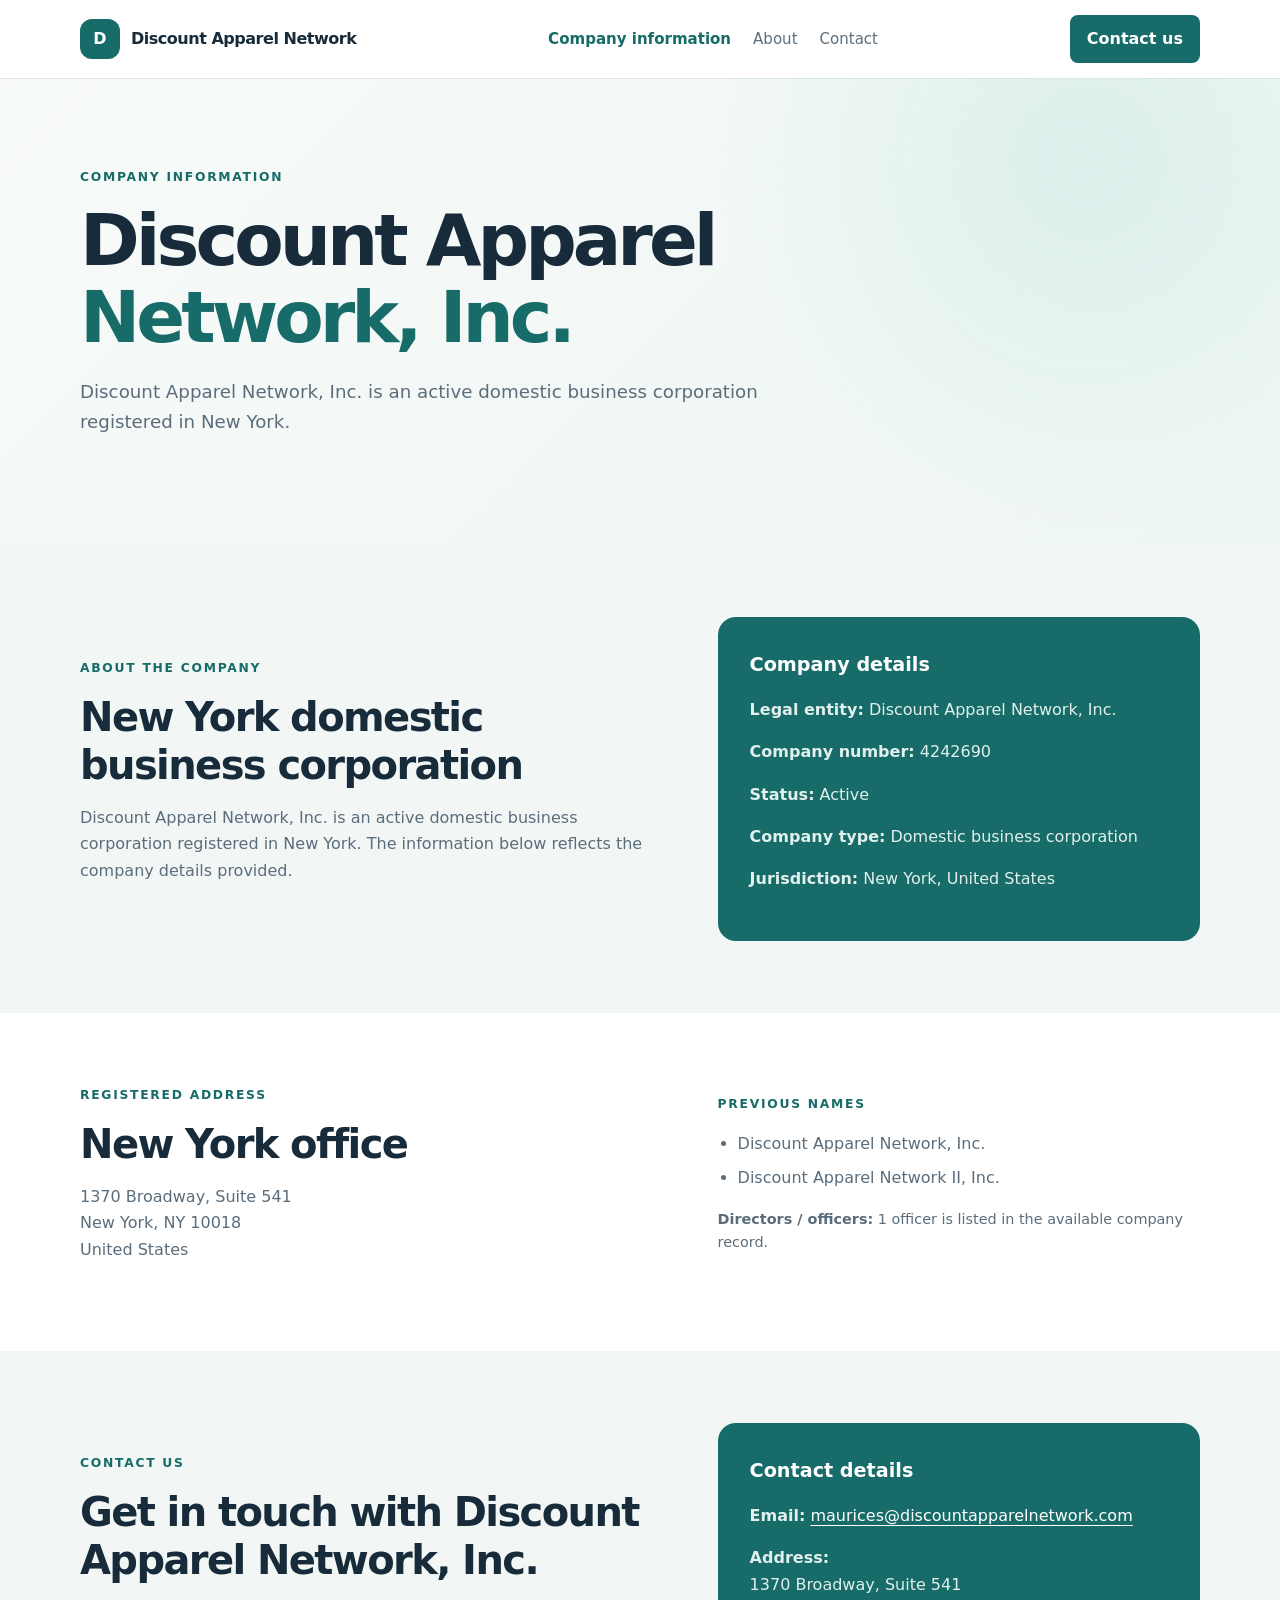
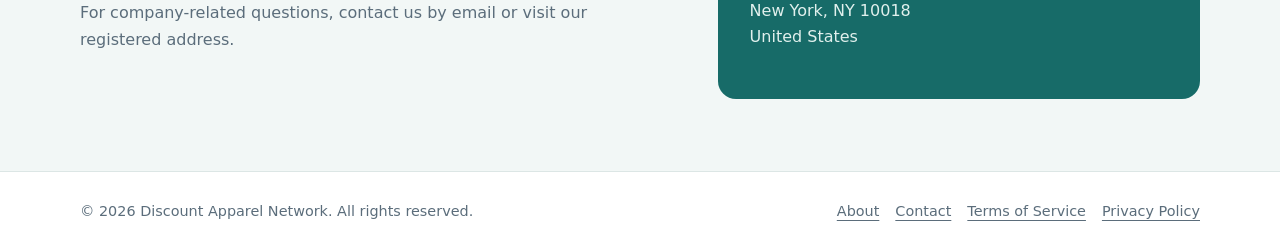
<file: index.html>
<!doctype html>
<html lang="en">

<head>
  <meta charset="utf-8">
  <meta name="viewport" content="width=device-width,initial-scale=1">
  <meta name="description"
    content="Company information for Discount Apparel Network, Inc., a New York domestic business corporation.">
  <title>Discount Apparel Network, Inc. | Company Information</title>
  <link rel="stylesheet" href="style.css">
</head>

<body>
  <header class="topbar">
    <div class="wrap nav">
      <a class="brand" href="index.html"><span class="brand-mark">D</span><span>Discount Apparel Network</span></a>
      <nav class="navlinks" aria-label="Main navigation"><a href="index.html" aria-current="page">Company information</a><a href="#about">About</a><a href="#contact">Contact</a></nav>
      <a class="nav-cta" href="#contact">Contact us</a>
    </div>
  </header>
  <main>
    <section class="hero">
      <div class="wrap">
        <p class="eyebrow">Company information</p>
        <h1>Discount Apparel <span style="color:var(--brand)">Network, Inc.</span></h1>
        <p class="lead">Discount Apparel Network, Inc. is an active domestic business corporation registered in New York.</p>
      </div>
    </section>
    <section class="section soft" id="about">
      <div class="wrap split">
        <div>
          <p class="eyebrow">About the company</p>
          <h2>New York domestic business corporation</h2>
          <p class="muted">Discount Apparel Network, Inc. is an active domestic business corporation registered in New York. The information below reflects the company details provided.</p>
        </div>
        <div class="feature-panel"><strong>Company details</strong>
          <p><b>Legal entity:</b> Discount Apparel Network, Inc.</p>
          <p><b>Company number:</b> 4242690</p>
          <p><b>Status:</b> Active</p>
          <p><b>Company type:</b> Domestic business corporation</p>
          <p><b>Jurisdiction:</b> New York, United States</p>
        </div>
      </div>
    </section>
    <section class="section">
      <div class="wrap split">
        <div>
          <p class="eyebrow">Registered address</p>
          <h2>New York office</h2>
          <p class="muted">1370 Broadway, Suite 541<br>New York, NY 10018<br>United States</p>
        </div>
        <div>
          <p class="eyebrow">Previous names</p>
          <ul class="checklist">
            <li>Discount Apparel Network, Inc.</li>
            <li>Discount Apparel Network II, Inc.</li>
          </ul>
          <p class="small"><b>Directors / officers:</b> 1 officer is listed in the available company record.</p>
        </div>
      </div>
    </section>
    <section class="section soft" id="contact">
      <div class="wrap split">
        <div>
          <p class="eyebrow">Contact us</p>
          <h2>Get in touch with Discount Apparel Network, Inc.</h2>
          <p class="muted">For company-related questions, contact us by email or visit our registered address.</p>
        </div>
        <div class="feature-panel">
          <strong>Contact details</strong>
          <p><b>Email:</b> <a style="color:#fff" href="mailto:maurices@discountapparelnetwork.com">maurices@discountapparelnetwork.com</a></p>
          <p><b>Address:</b><br>1370 Broadway, Suite 541<br>New York, NY 10018<br>United States</p>
        </div>
      </div>
    </section>
  </main>
  <footer class="footer">
    <div class="wrap footer-inner">
      <p>© 2026 Discount Apparel Network. All rights reserved.</p>
      <div class="footerlinks"><a href="#about">About</a><a href="#contact">Contact</a><a href="terms.html">Terms of Service</a><a href="privacy.html">Privacy Policy</a></div>
    </div>
  </footer>
</body>

</html>
</file>
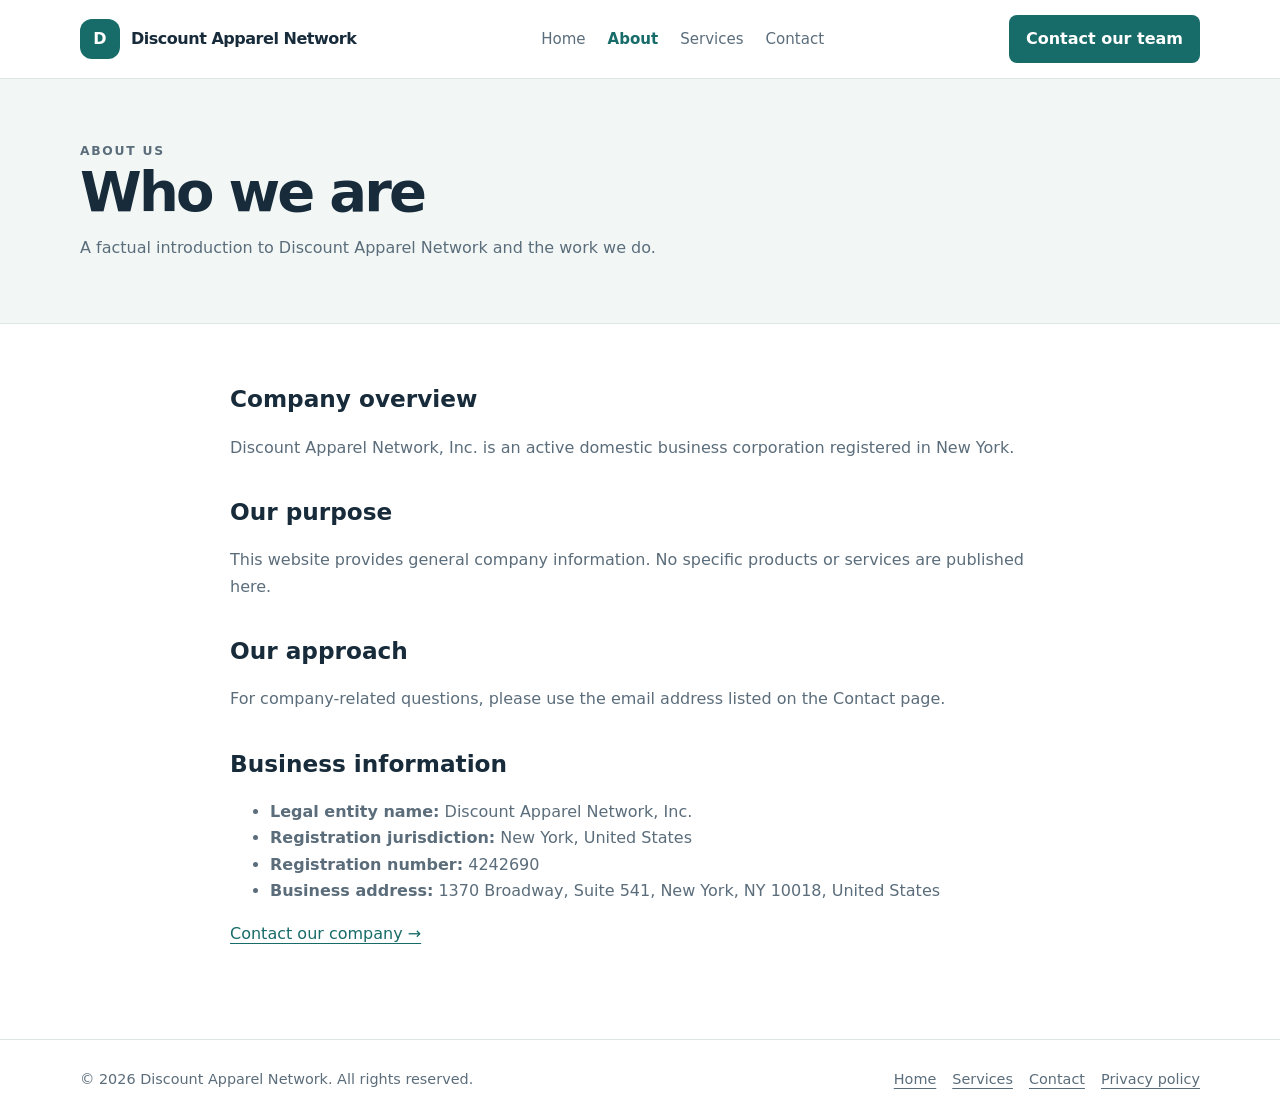
<file: about.html>
<!doctype html>
<html lang="en">

<head>
    <meta charset="utf-8">
    <meta name="viewport" content="width=device-width,initial-scale=1">
    <meta name="description" content="About Discount Apparel Network, our business focus, and our approach.">
    <title>About | Discount Apparel Network</title>
    <link rel="stylesheet" href="style.css">
</head>

<body>
    <header class="topbar">
        <div class="wrap nav"><a class="brand" href="index.html"><span class="brand-mark">D</span><span>Discount
                    Apparel Network</span></a>
            <nav class="navlinks" aria-label="Main navigation"><a href="index.html">Home</a><a href="about.html"
                    aria-current="page">About</a><a href="services.html">Services</a><a href="contact.html">Contact</a>
            </nav><a class="nav-cta" href="contact.html">Contact our team</a>
        </div>
    </header>
    <main>
        <section class="page-hero">
            <div class="wrap">
                <p class="eyebrow">About us</p>
                <h1>Who we are</h1>
                <p>A factual introduction to Discount Apparel Network and the work we do.</p>
            </div>
        </section>
        <div class="wrap content">
            <h2>Company overview</h2>
            <p>Discount Apparel Network, Inc. is an active domestic business corporation registered in New York.</p>
            <h2>Our purpose</h2>
            <p>This website provides general company information. No specific products or services are published here.</p>
            <h2>Our approach</h2>
            <p>For company-related questions, please use the email address listed on the Contact page.</p>
            <h2>Business information</h2>
            <ul>
                <li><b>Legal entity name:</b> Discount Apparel Network, Inc.</li>
                <li><b>Registration jurisdiction:</b> New York, United States</li>
                <li><b>Registration number:</b> 4242690</li>
                <li><b>Business address:</b> 1370 Broadway, Suite 541, New York, NY 10018, United States</li>
            </ul>
            <p><a href="contact.html">Contact our company →</a></p>
        </div>
    </main>
    <footer class="footer">
        <div class="wrap footer-inner">
            <p>© 2026 Discount Apparel Network. All rights reserved.</p>
            <div class="footerlinks"><a href="index.html">Home</a><a href="services.html">Services</a><a
                    href="contact.html">Contact</a><a href="privacy.html">Privacy policy</a></div>
        </div>
    </footer>
</body>

</html>
</file>
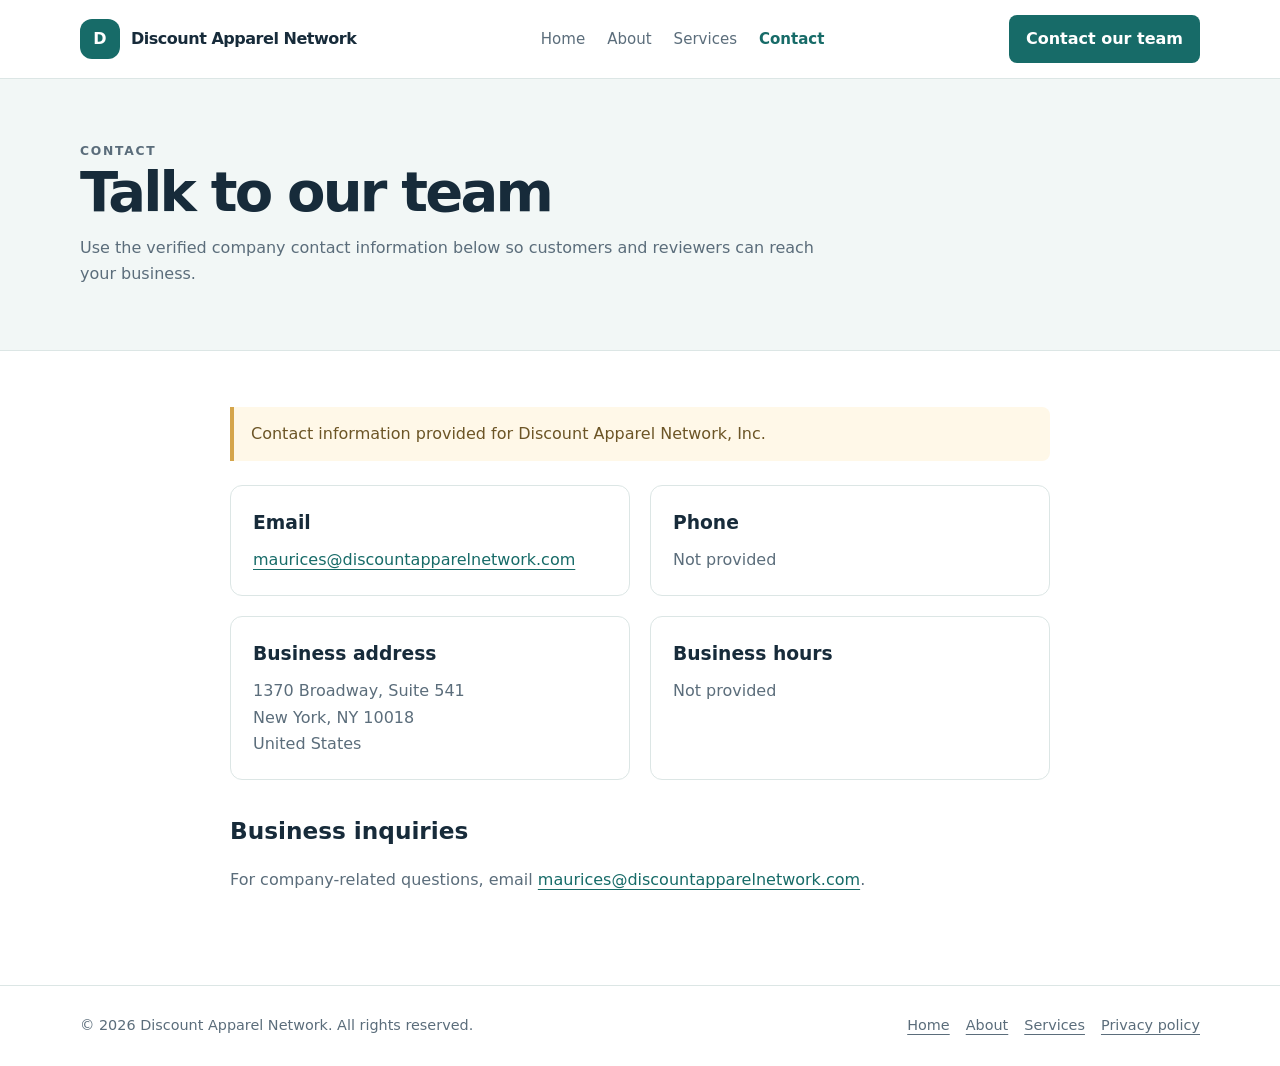
<file: contact.html>
<!doctype html>
<html lang="en">

<head>
    <meta charset="utf-8">
    <meta name="viewport" content="width=device-width,initial-scale=1">
    <meta name="description" content="Contact Discount Apparel Network.">
    <title>Contact | Discount Apparel Network</title>
    <link rel="stylesheet" href="style.css">
</head>

<body>
    <header class="topbar">
        <div class="wrap nav"><a class="brand" href="index.html"><span class="brand-mark">D</span><span>Discount
                    Apparel Network</span></a>
            <nav class="navlinks" aria-label="Main navigation"><a href="index.html">Home</a><a
                    href="about.html">About</a><a href="services.html">Services</a><a href="contact.html"
                    aria-current="page">Contact</a></nav><a class="nav-cta" href="contact.html">Contact our team</a>
        </div>
    </header>
    <main>
        <section class="page-hero">
            <div class="wrap">
                <p class="eyebrow">Contact</p>
                <h1>Talk to our team</h1>
                <p>Use the verified company contact information below so customers and reviewers can reach your
                    business.</p>
            </div>
        </section>
        <div class="wrap content">
            <div class="notice">Contact information provided for Discount Apparel Network, Inc.</div>
            <div class="contact-grid" style="margin-top:24px">
                <div class="contact-item">
                    <h3>Email</h3>
                    <p><a href="mailto:maurices@discountapparelnetwork.com">maurices@discountapparelnetwork.com</a></p>
                </div>
                <div class="contact-item">
                    <h3>Phone</h3>
                    <p>Not provided</p>
                </div>
                <div class="contact-item">
                    <h3>Business address</h3>
                    <p>1370 Broadway, Suite 541<br>New York, NY 10018<br>United States</p>
                </div>
                <div class="contact-item">
                    <h3>Business hours</h3>
                    <p>Not provided</p>
                </div>
            </div>
            <h2>Business inquiries</h2>
            <p>For company-related questions, email <a href="mailto:maurices@discountapparelnetwork.com">maurices@discountapparelnetwork.com</a>.</p>
        </div>
    </main>
    <footer class="footer">
        <div class="wrap footer-inner">
            <p>© 2026 Discount Apparel Network. All rights reserved.</p>
            <div class="footerlinks"><a href="index.html">Home</a><a href="about.html">About</a><a
                    href="services.html">Services</a><a href="privacy.html">Privacy policy</a></div>
        </div>
    </footer>
</body>

</html>
</file>
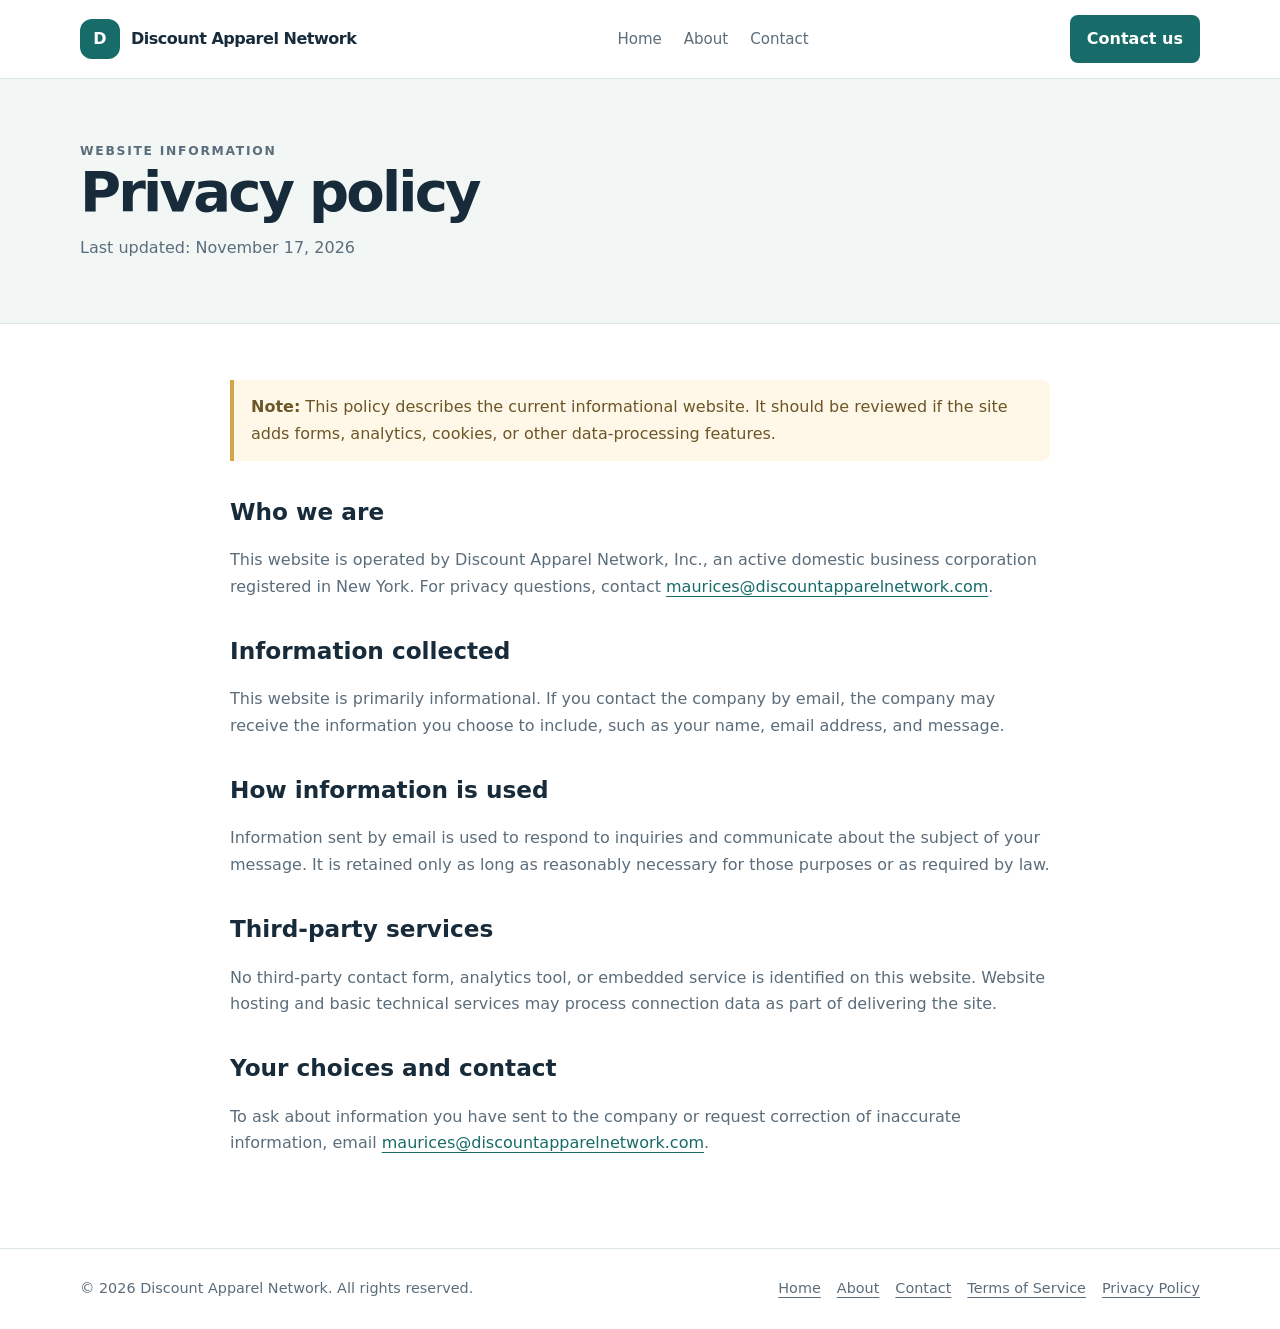
<file: privacy.html>
<!doctype html>
<html lang="en">

<head>
    <meta charset="utf-8">
    <meta name="viewport" content="width=device-width,initial-scale=1">
    <meta name="description" content="Privacy information for Discount Apparel Network website visitors.">
    <title>Privacy Policy | Discount Apparel Network</title>
    <link rel="stylesheet" href="style.css">
</head>

<body>
    <header class="topbar">
        <div class="wrap nav"><a class="brand" href="index.html"><span class="brand-mark">D</span><span>Discount
                    Apparel Network</span></a>
            <nav class="navlinks" aria-label="Main navigation"><a href="index.html">Home</a><a href="index.html#about">About</a><a href="index.html#contact">Contact</a>
            </nav><a class="nav-cta" href="index.html#contact">Contact us</a>
        </div>
    </header>
    <main>
        <section class="page-hero">
            <div class="wrap">
                <p class="eyebrow">Website information</p>
                <h1>Privacy policy</h1>
                <p>Last updated: November 17, 2026</p>
            </div>
        </section>
        <div class="wrap content">
            <div class="notice"><b>Note:</b> This policy describes the current informational website. It should be reviewed if the site adds forms, analytics, cookies, or other data-processing features.</div>
            <h2>Who we are</h2>
            <p>This website is operated by Discount Apparel Network, Inc., an active domestic business corporation registered in New York. For privacy questions, contact <a href="mailto:maurices@discountapparelnetwork.com">maurices@discountapparelnetwork.com</a>.</p>
            <h2>Information collected</h2>
            <p>This website is primarily informational. If you contact the company by email, the company may receive the information you choose to include, such as your name, email address, and message.</p>
            <h2>How information is used</h2>
            <p>Information sent by email is used to respond to inquiries and communicate about the subject of your message. It is retained only as long as reasonably necessary for those purposes or as required by law.</p>
            <h2>Third-party services</h2>
            <p>No third-party contact form, analytics tool, or embedded service is identified on this website. Website hosting and basic technical services may process connection data as part of delivering the site.</p>
            <h2>Your choices and contact</h2>
            <p>To ask about information you have sent to the company or request correction of inaccurate information, email <a href="mailto:maurices@discountapparelnetwork.com">maurices@discountapparelnetwork.com</a>.</p>
        </div>
    </main>
    <footer class="footer">
        <div class="wrap footer-inner">
            <p>© 2026 Discount Apparel Network. All rights reserved.</p>
            <div class="footerlinks"><a href="index.html">Home</a><a href="index.html#about">About</a><a href="index.html#contact">Contact</a><a href="terms.html">Terms of Service</a><a href="privacy.html">Privacy Policy</a></div>
        </div>
    </footer>
</body>

</html>
</file>
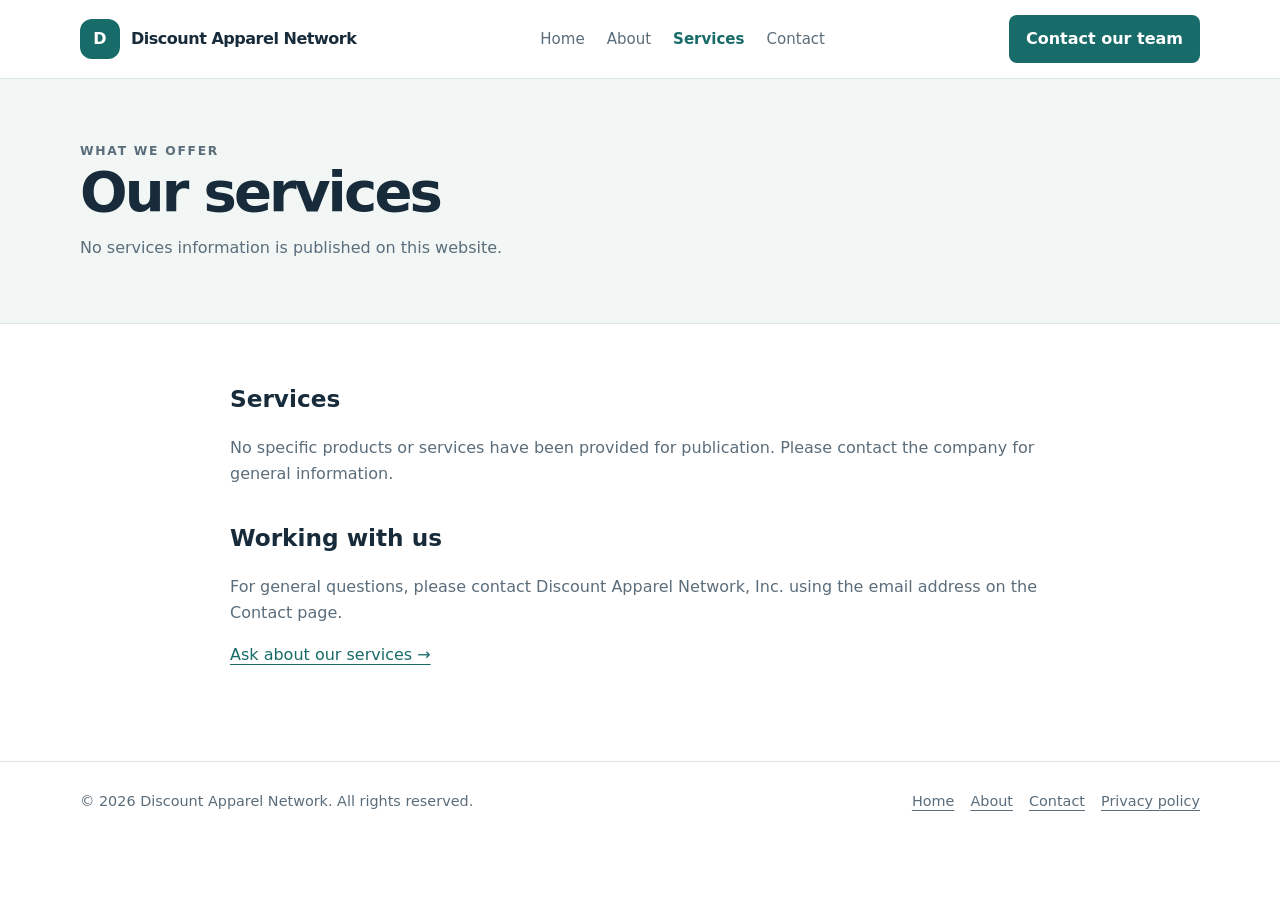
<file: services.html>
<!doctype html>
<html lang="en">

<head>
    <meta charset="utf-8">
    <meta name="viewport" content="width=device-width,initial-scale=1">
    <meta name="description" content="Services offered by Discount Apparel Network.">
    <title>Services | Discount Apparel Network</title>
    <link rel="stylesheet" href="style.css">
</head>

<body>
    <header class="topbar">
        <div class="wrap nav"><a class="brand" href="index.html"><span class="brand-mark">D</span><span>Discount
                    Apparel Network</span></a>
            <nav class="navlinks" aria-label="Main navigation"><a href="index.html">Home</a><a
                    href="about.html">About</a><a href="services.html" aria-current="page">Services</a><a
                    href="contact.html">Contact</a></nav><a class="nav-cta" href="contact.html">Contact our team</a>
        </div>
    </header>
    <main>
        <section class="page-hero">
            <div class="wrap">
                <p class="eyebrow">What we offer</p>
                <h1>Our services</h1>
                <p>No services information is published on this website.</p>
            </div>
        </section>
        <div class="wrap content">
            <h2>Services</h2>
            <p>No specific products or services have been provided for publication. Please contact the company for general information.</p>
            <h2>Working with us</h2>
            <p>For general questions, please contact Discount Apparel Network, Inc. using the email address on the Contact page.</p>
            <p><a href="contact.html">Ask about our services →</a></p>
        </div>
    </main>
    <footer class="footer">
        <div class="wrap footer-inner">
            <p>© 2026 Discount Apparel Network. All rights reserved.</p>
            <div class="footerlinks"><a href="index.html">Home</a><a href="about.html">About</a><a
                    href="contact.html">Contact</a><a href="privacy.html">Privacy policy</a></div>
        </div>
    </footer>
</body>

</html>
</file>
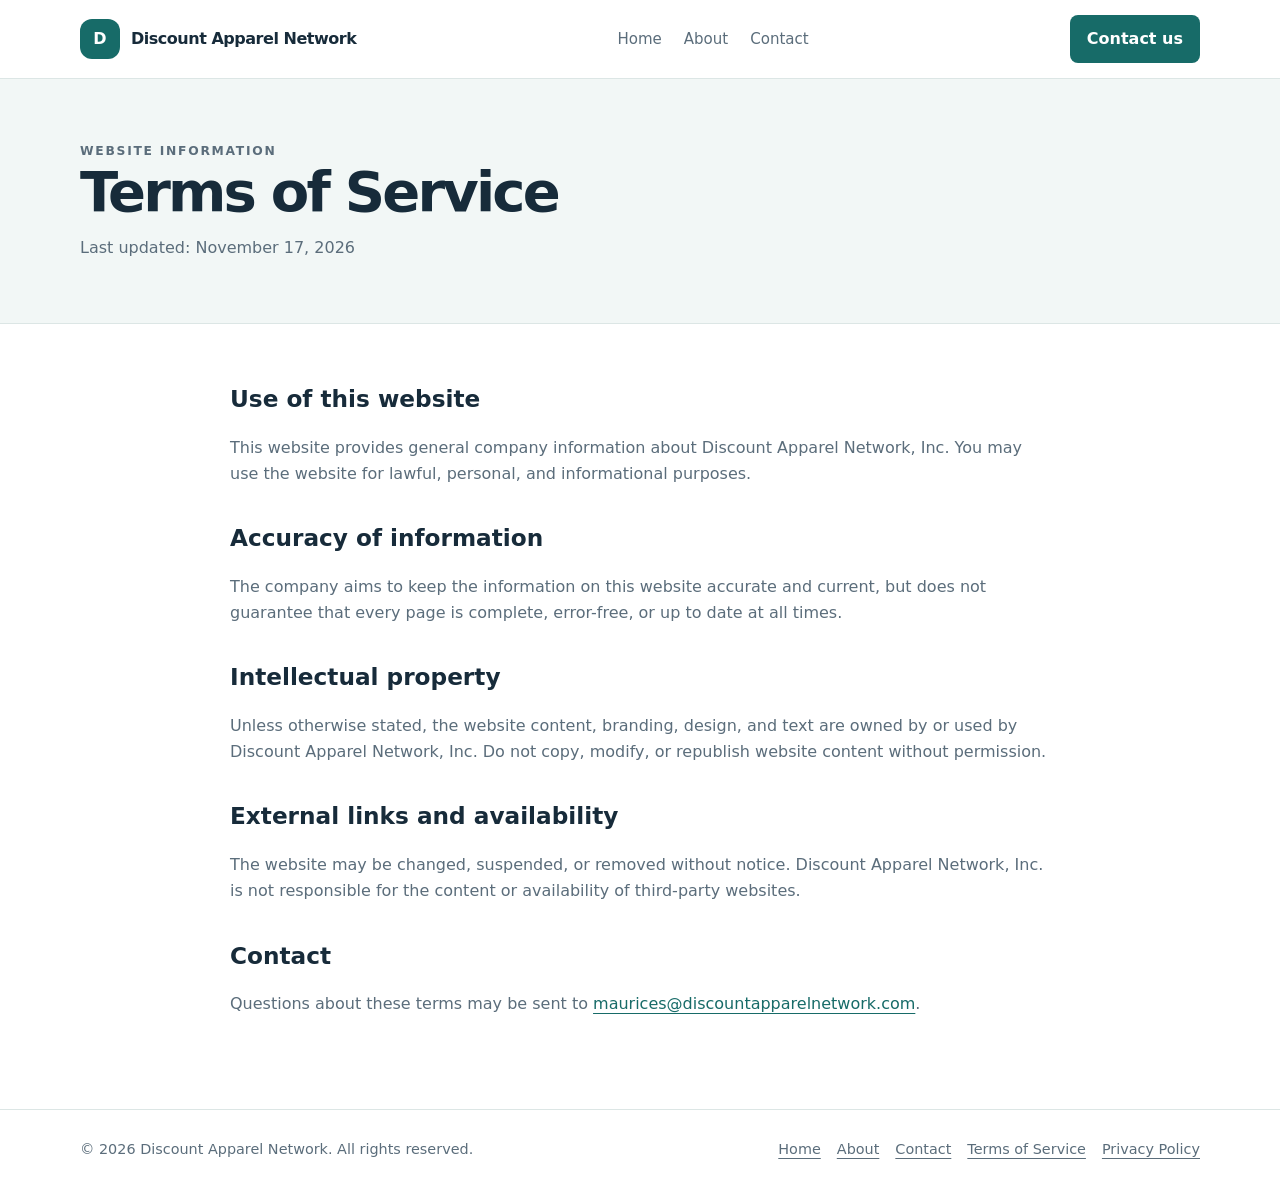
<file: terms.html>
<!doctype html>
<html lang="en">

<head>
    <meta charset="utf-8">
    <meta name="viewport" content="width=device-width,initial-scale=1">
    <meta name="description" content="Terms of Service for the Discount Apparel Network website.">
    <title>Terms of Service | Discount Apparel Network</title>
    <link rel="stylesheet" href="style.css">
</head>

<body>
    <header class="topbar">
        <div class="wrap nav"><a class="brand" href="index.html"><span class="brand-mark">D</span><span>Discount Apparel Network</span></a>
            <nav class="navlinks" aria-label="Main navigation"><a href="index.html">Home</a><a href="index.html#about">About</a><a href="index.html#contact">Contact</a></nav>
            <a class="nav-cta" href="index.html#contact">Contact us</a>
        </div>
    </header>
    <main>
        <section class="page-hero">
            <div class="wrap">
                <p class="eyebrow">Website information</p>
                <h1>Terms of Service</h1>
                <p>Last updated: November 17, 2026</p>
            </div>
        </section>
        <div class="wrap content">
            <h2>Use of this website</h2>
            <p>This website provides general company information about Discount Apparel Network, Inc. You may use the website for lawful, personal, and informational purposes.</p>
            <h2>Accuracy of information</h2>
            <p>The company aims to keep the information on this website accurate and current, but does not guarantee that every page is complete, error-free, or up to date at all times.</p>
            <h2>Intellectual property</h2>
            <p>Unless otherwise stated, the website content, branding, design, and text are owned by or used by Discount Apparel Network, Inc. Do not copy, modify, or republish website content without permission.</p>
            <h2>External links and availability</h2>
            <p>The website may be changed, suspended, or removed without notice. Discount Apparel Network, Inc. is not responsible for the content or availability of third-party websites.</p>
            <h2>Contact</h2>
            <p>Questions about these terms may be sent to <a href="mailto:maurices@discountapparelnetwork.com">maurices@discountapparelnetwork.com</a>.</p>
        </div>
    </main>
    <footer class="footer">
        <div class="wrap footer-inner">
            <p>© 2026 Discount Apparel Network. All rights reserved.</p>
            <div class="footerlinks"><a href="index.html">Home</a><a href="index.html#about">About</a><a href="index.html#contact">Contact</a><a href="terms.html">Terms of Service</a><a href="privacy.html">Privacy Policy</a></div>
        </div>
    </footer>
</body>

</html>
</file>
<file: style.css>
/*
Copyright (C) 2026 Discount Apparel Network

Theme Name: Discount Apparel Network
Description: A clean, responsive business website theme for Discount Apparel Network.
Tags: business, company, services, responsive, custom-menu
Version: 1.0.1
Requires at least: 6.0
Tested up to: 6.8
Requires PHP: 7.4
License: GNU General Public License v2 or later
License URI: https://www.gnu.org/licenses/gpl-2.0.html
Author: Discount Apparel Network
Text Domain: discount-apparel-network
*/

:root{--ink:#172b3a;--muted:#5b6d7b;--brand:#176b68;--brand-dark:#104f4d;--wash:#f2f7f6;--line:#dce6e5;--white:#fff;--accent:#d8eee9;--max:1120px}*{box-sizing:border-box}html{scroll-behavior:smooth}body{margin:0;font-family:Inter,ui-sans-serif,system-ui,-apple-system,BlinkMacSystemFont,"Segoe UI",sans-serif;color:var(--ink);line-height:1.65;background:#fff}a{color:var(--brand);text-underline-offset:4px}a:hover{color:var(--brand-dark)}.wrap{width:min(calc(100% - 40px),var(--max));margin-inline:auto}.topbar{border-bottom:1px solid var(--line);background:#fff}.nav{min-height:78px;display:flex;align-items:center;justify-content:space-between;gap:24px}.brand{display:flex;align-items:center;gap:11px;text-decoration:none;color:var(--ink);font-weight:750;letter-spacing:-.03em}.brand-mark{display:grid;place-items:center;width:40px;height:40px;border-radius:12px;background:var(--brand);color:#fff;font-weight:800;letter-spacing:0}.navlinks{display:flex;align-items:center;gap:22px;flex-wrap:wrap}.navlinks a{color:var(--muted);font-size:.94rem;text-decoration:none}.navlinks a:hover,.navlinks a[aria-current="page"]{color:var(--brand);font-weight:700}.nav-cta,.button{display:inline-flex;align-items:center;justify-content:center;background:var(--brand);color:white!important;border:0;border-radius:8px;text-decoration:none;padding:11px 17px;font-weight:700;transition:background .2s}.nav-cta:hover,.button:hover{background:var(--brand-dark);color:#fff}.hero{padding:88px 0 80px;background:radial-gradient(circle at 85% 18%,#dcefeb 0,transparent 32%),linear-gradient(135deg,#f7faf9,#eef6f4)}.eyebrow{text-transform:uppercase;letter-spacing:.14em;font-size:.77rem;font-weight:800;color:var(--brand);margin:0 0 15px}.hero h1{font-size:clamp(2.4rem,6vw,4.5rem);line-height:1.06;letter-spacing:-.055em;max-width:800px;margin:0 0 22px}.hero p.lead{font-size:1.14rem;max-width:690px;color:var(--muted);margin:0 0 28px}.actions{display:flex;gap:12px;flex-wrap:wrap}.button.secondary{background:white;color:var(--brand)!important;border:1px solid #b9d4cf}.section{padding:72px 0}.section.soft{background:var(--wash)}.section-head{max-width:720px;margin-bottom:30px}.section h2{font-size:clamp(1.75rem,4vw,2.5rem);line-height:1.2;letter-spacing:-.04em;margin:0 0 14px}.section-head p,.muted{color:var(--muted)}.grid{display:grid;grid-template-columns:repeat(3,minmax(0,1fr));gap:18px}.card{border:1px solid var(--line);border-radius:14px;padding:25px;background:#fff}.card h3{margin:0 0 9px;font-size:1.12rem}.card p{margin:0;color:var(--muted)}.num{font-size:.8rem;color:var(--brand);font-weight:800;letter-spacing:.08em;margin-bottom:18px}.split{display:grid;grid-template-columns:1.1fr .9fr;gap:48px;align-items:center}.feature-panel{background:var(--brand);border-radius:18px;padding:32px;color:white}.feature-panel p{color:#e1f0ed}.feature-panel strong{display:block;font-size:1.2rem;margin-bottom:8px}.checklist{padding-left:20px;color:var(--muted)}.checklist li{margin:8px 0}.page-hero{padding:62px 0;background:var(--wash);border-bottom:1px solid var(--line)}.page-hero h1{font-size:clamp(2.2rem,5vw,3.5rem);line-height:1.1;letter-spacing:-.05em;margin:0 0 12px}.page-hero p{max-width:760px;color:var(--muted);margin:0}.content{max-width:820px;padding:56px 0 76px}.content h2{margin:32px 0 8px;font-size:1.45rem}.content h2:first-child{margin-top:0}.content p,.content li{color:var(--muted)}.contact-grid{display:grid;grid-template-columns:1fr 1fr;gap:20px}.contact-item{border:1px solid var(--line);border-radius:12px;padding:22px}.contact-item h3{margin:0 0 8px}.contact-item p{margin:0;color:var(--muted);overflow-wrap:anywhere}.notice{border-left:4px solid #d5a54b;background:#fff8e8;padding:14px 17px;color:#6c5526;border-radius:0 8px 8px 0}.footer{padding:28px 0;border-top:1px solid var(--line);background:#fff}.footer-inner{display:flex;justify-content:space-between;gap:20px;flex-wrap:wrap;align-items:center}.footer p{margin:0;color:var(--muted);font-size:.9rem}.footerlinks{display:flex;gap:16px;flex-wrap:wrap}.footerlinks a{font-size:.9rem;color:var(--muted)}.small{font-size:.9rem;color:var(--muted)}@media(max-width:760px){.nav{align-items:flex-start;flex-direction:column;padding:17px 0}.navlinks{gap:14px}.nav-cta{display:none}.hero{padding:58px 0}.section{padding:52px 0}.grid,.split,.contact-grid{grid-template-columns:1fr}.split{gap:26px}.wrap{width:min(calc(100% - 30px),var(--max))}}@media(prefers-reduced-motion:reduce){html{scroll-behavior:auto}*{transition:none!important}}
</file>
